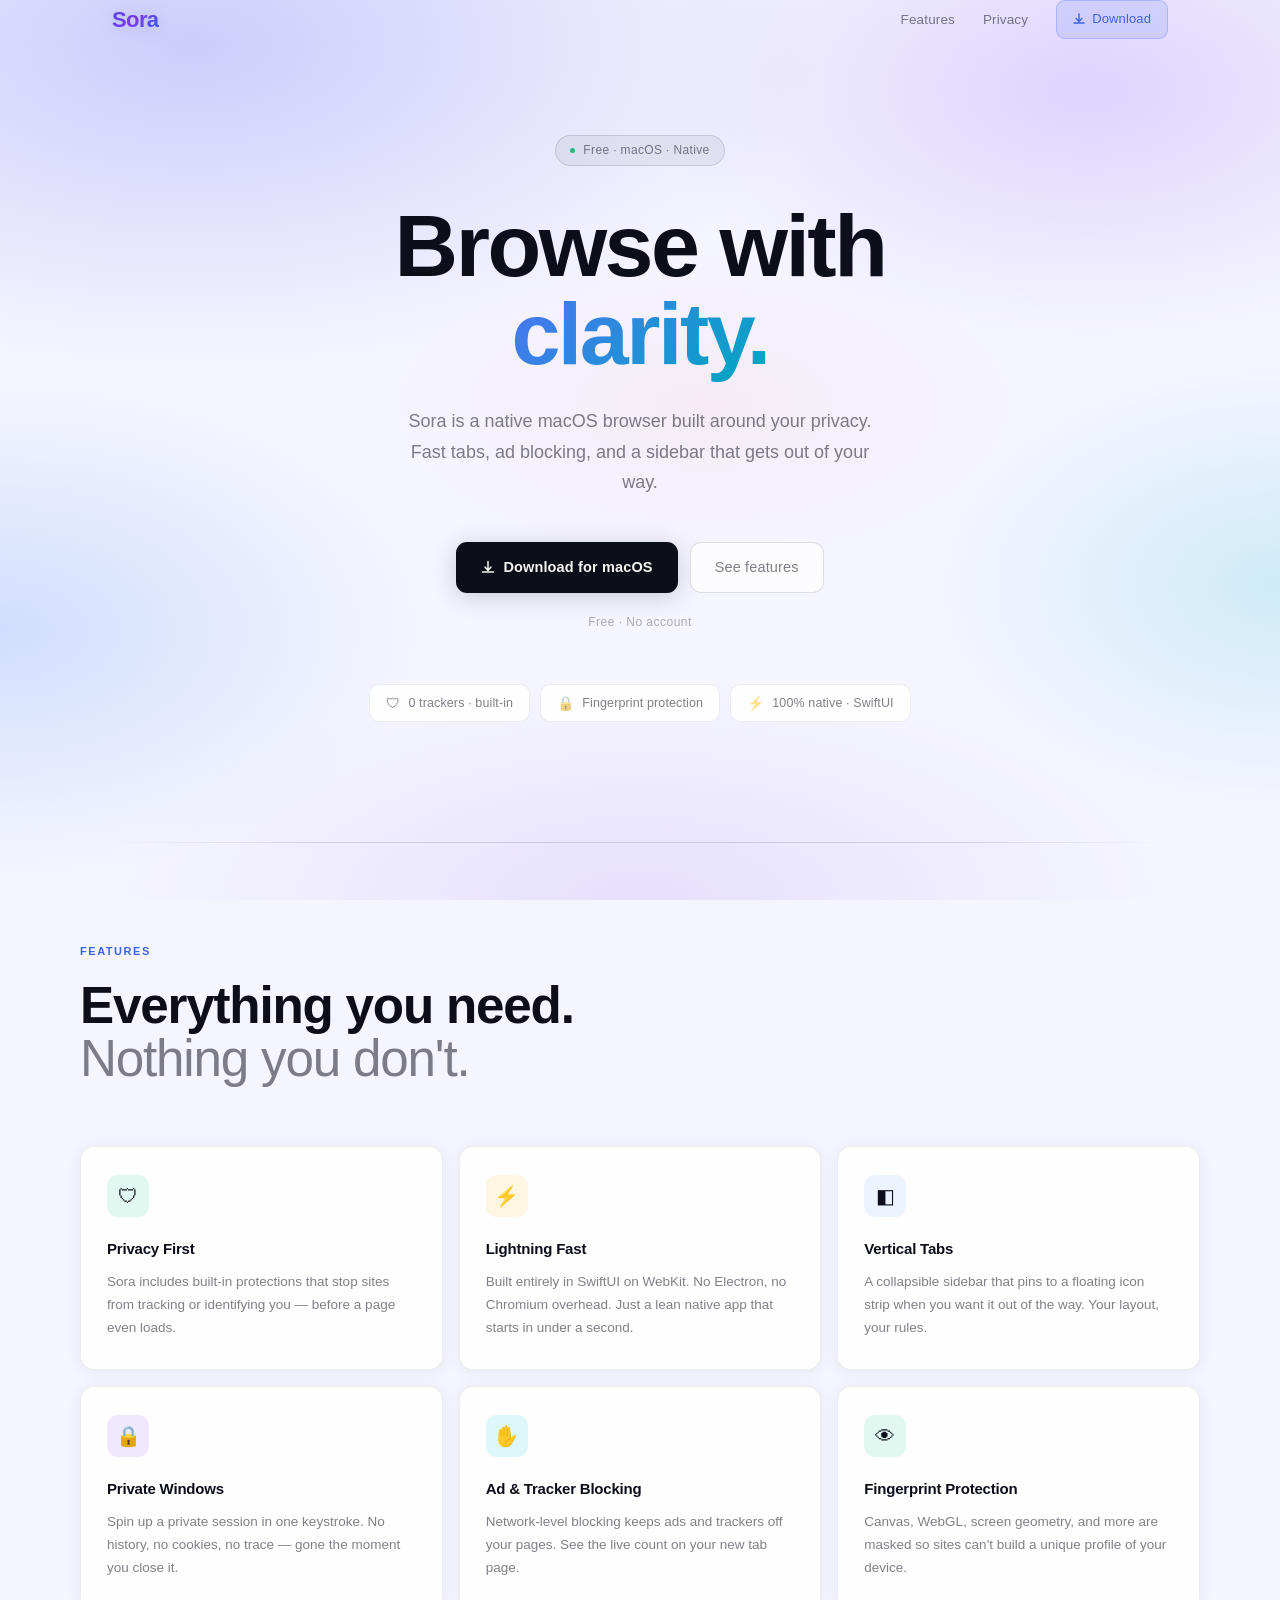
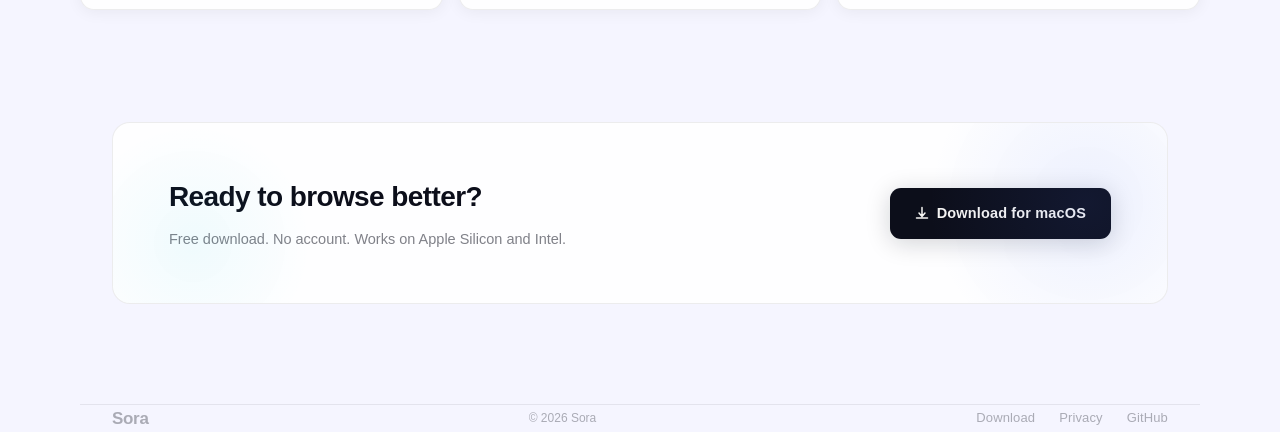
<file: index.html>
<!doctype html>
<html lang="en">
<head>
  <meta charset="utf-8" />
  <meta name="viewport" content="width=device-width, initial-scale=1" />
  <title>Sora — A browser built for macOS</title>
  <meta name="description" content="Sora is a native macOS browser built with SwiftUI. Fast tabs, ad blocking, private windows, and a sidebar that stays out of your way." />
  <meta property="og:title" content="Sora — A browser built for macOS" />
  <meta property="og:description" content="Fast tabs, ad blocking, and a sidebar that gets out of your way." />
  <meta property="og:type" content="website" />
  <meta property="og:url" content="https://sorabrowser.app" />
  <link rel="icon" href="favicon.ico" />
  <style>
    :root {
      --bg: #f5f5ff;
      --surface: rgba(255,255,255,0.85);
      --border: rgba(0,0,0,0.07);
      --border-strong: rgba(0,0,0,0.12);
      --text: #0c0e1a;
      --muted: rgba(12,14,26,0.52);
      --dim: rgba(12,14,26,0.32);
      --blue: #3d63e8;
      --blue-light: #4d73f5;
      --purple: #7c50e8;
      --teal: #00a8bf;
      --green: #28b87a;
      --gold: #d4a017;
    }

    *, *::before, *::after { box-sizing: border-box; margin: 0; padding: 0; }
    html { scroll-behavior: smooth; }

    body {
      background-color: var(--bg);
      color: var(--text);
      font-family: -apple-system, BlinkMacSystemFont, 'Segoe UI', sans-serif;
      font-size: 16px;
      line-height: 1.6;
      font-weight: 400;
      -webkit-font-smoothing: antialiased;
      overflow-x: hidden;
    }

    a { color: inherit; text-decoration: none; }
    a:focus-visible { outline: 2px solid var(--blue); outline-offset: 3px; border-radius: 4px; }

    /* ── Background ─────────────────────────────────────────── */
    .bg-layer {
      position: fixed;
      inset: 0;
      pointer-events: none;
      z-index: 0;
      background:
        radial-gradient(ellipse 90% 65% at 15% 5%,  rgba(99,102,241,0.28) 0%, transparent 55%),
        radial-gradient(ellipse 70% 55% at 85% 10%, rgba(139,92,246,0.22) 0%, transparent 50%),
        radial-gradient(ellipse 60% 50% at 0%  70%, rgba(59,130,246,0.20) 0%, transparent 55%),
        radial-gradient(ellipse 55% 50% at 100% 65%,rgba(6,182,212,0.16)  0%, transparent 50%),
        radial-gradient(ellipse 75% 45% at 50% 100%,rgba(139,92,246,0.14) 0%, transparent 55%),
        radial-gradient(ellipse 50% 35% at 55% 45%, rgba(248,113,113,0.07) 0%, transparent 50%),
        #f5f5ff;
    }

    /* ── Layout ─────────────────────────────────────────────── */
    .wrap {
      max-width: 1120px;
      margin: 0 auto;
      padding: 0 32px;
      position: relative;
      z-index: 1;
    }

    /* ── Header ─────────────────────────────────────────────── */
    header {
      display: flex;
      align-items: center;
      justify-content: space-between;
      padding: 28px 0;
      opacity: 0;
      animation: fadeDown 0.55s ease 0.05s forwards;
    }

    .brand {
      font-size: 22px;
      font-weight: 700;
      letter-spacing: -0.6px;
      background: linear-gradient(135deg, #4f46e5 0%, #7c3aed 50%, #2563eb 100%);
      -webkit-background-clip: text;
      -webkit-text-fill-color: transparent;
      background-clip: text;
      filter: drop-shadow(0 1px 8px rgba(99,102,241,0.25));
    }

    nav {
      display: flex;
      align-items: center;
      gap: 28px;
    }
    nav a {
      font-size: 13.5px;
      font-weight: 400;
      color: var(--muted);
      letter-spacing: 0.01em;
      transition: color 0.2s;
    }
    nav a:hover { color: var(--text); }

    .nav-download {
      display: inline-flex;
      align-items: center;
      gap: 7px;
      padding: 8px 16px;
      border-radius: 9px;
      background: rgba(77,115,245,0.14);
      border: 1px solid rgba(77,115,245,0.3);
      color: var(--blue) !important;
      font-size: 13px !important;
      font-weight: 500 !important;
      transition: background 0.2s, border-color 0.2s, color 0.2s !important;
    }
    .nav-download:hover {
      background: rgba(61,99,232,0.18) !important;
      border-color: rgba(61,99,232,0.4) !important;
      color: var(--blue) !important;
    }

    /* ── Hero ───────────────────────────────────────────────── */
    .hero {
      padding: 96px 0 120px;
      text-align: center;
      display: flex;
      flex-direction: column;
      align-items: center;
    }

    .eyebrow-badge {
      display: inline-flex;
      align-items: center;
      gap: 8px;
      padding: 5px 14px;
      border-radius: 20px;
      background: rgba(0,0,0,0.05);
      border: 1px solid var(--border-strong);
      font-size: 12px;
      font-weight: 500;
      color: var(--muted);
      letter-spacing: 0.03em;
      margin-bottom: 36px;
      opacity: 0;
      animation: fadeUp 0.55s ease 0.15s forwards;
    }
    .eyebrow-badge .pip {
      width: 5px;
      height: 5px;
      border-radius: 50%;
      background: var(--green);
      flex-shrink: 0;
    }

    .hero-headline {
      font-size: clamp(56px, 7vw, 88px);
      font-weight: 700;
      line-height: 1.0;
      letter-spacing: -2.5px;
      color: var(--text);
      margin-bottom: 28px;
      opacity: 0;
      animation: fadeUp 0.6s ease 0.22s forwards;
      max-width: 720px;
    }

    .grad-text {
      background: linear-gradient(135deg, var(--blue-light) 0%, var(--teal) 100%);
      -webkit-background-clip: text;
      -webkit-text-fill-color: transparent;
      background-clip: text;
    }

    .hero-sub {
      font-size: 18px;
      font-weight: 300;
      color: var(--muted);
      max-width: 480px;
      line-height: 1.7;
      margin-bottom: 44px;
      opacity: 0;
      animation: fadeUp 0.6s ease 0.3s forwards;
    }

    .hero-cta {
      display: flex;
      gap: 12px;
      flex-wrap: wrap;
      justify-content: center;
      margin-bottom: 20px;
      opacity: 0;
      animation: fadeUp 0.6s ease 0.38s forwards;
    }

    .btn {
      display: inline-flex;
      align-items: center;
      gap: 8px;
      padding: 13px 24px;
      border-radius: 11px;
      font-size: 14.5px;
      font-weight: 500;
      font-family: -apple-system, BlinkMacSystemFont, 'Segoe UI', sans-serif;
      border: 1px solid transparent;
      transition: transform 0.15s, box-shadow 0.2s, background 0.2s, border-color 0.2s, color 0.2s;
      cursor: pointer;
      letter-spacing: 0.01em;
      white-space: nowrap;
    }
    .btn:hover { transform: translateY(-1px); }
    .btn:active { transform: translateY(0); }

    .btn-primary {
      background: var(--text);
      color: #f5f4f2;
      font-weight: 600;
      box-shadow: 0 4px 24px rgba(12,14,26,0.18);
    }
    .btn-primary:hover {
      background: #1a1d2e;
      box-shadow: 0 8px 36px rgba(12,14,26,0.26);
    }

    .btn-ghost {
      background: rgba(255,255,255,0.7);
      color: var(--muted);
      border-color: var(--border-strong);
    }
    .btn-ghost:hover {
      background: rgba(255,255,255,0.95);
      color: var(--text);
      border-color: rgba(0,0,0,0.2);
    }

    .hero-fine {
      font-size: 12px;
      color: var(--dim);
      letter-spacing: 0.04em;
      margin-bottom: 52px;
      opacity: 0;
      animation: fadeUp 0.55s ease 0.46s forwards;
    }

    .stat-pills {
      display: flex;
      gap: 10px;
      flex-wrap: wrap;
      justify-content: center;
      opacity: 0;
      animation: fadeUp 0.55s ease 0.52s forwards;
    }
    .stat-pill {
      display: inline-flex;
      align-items: center;
      gap: 8px;
      padding: 8px 16px;
      border-radius: 10px;
      background: var(--surface);
      border: 1px solid var(--border);
      font-size: 12.5px;
      font-weight: 500;
      color: var(--muted);
      letter-spacing: 0.01em;
    }
    .stat-pill .icon {
      font-size: 14px;
      line-height: 1;
    }

    /* ── Divider ────────────────────────────────────────────── */
    .divider {
      height: 1px;
      background: linear-gradient(90deg, transparent, var(--border-strong) 20%, var(--border-strong) 80%, transparent);
      position: relative;
      z-index: 1;
    }

    /* ── Features ───────────────────────────────────────────── */
    #features {
      padding: 100px 0 112px;
    }

    .section-eyebrow {
      font-size: 11px;
      font-weight: 600;
      color: var(--blue);
      text-transform: uppercase;
      letter-spacing: 0.14em;
      margin-bottom: 18px;
    }

    .features-header {
      margin-bottom: 60px;
    }

    #features h2 {
      font-size: clamp(34px, 4vw, 52px);
      font-weight: 700;
      letter-spacing: -1.2px;
      line-height: 1.05;
      color: var(--text);
    }
    #features h2 .subdued {
      color: var(--muted);
      font-weight: 300;
    }

    .feat-grid {
      display: grid;
      grid-template-columns: repeat(3, 1fr);
      gap: 16px;
    }

    .feat-card {
      background: rgba(255,255,255,0.85);
      border: 1px solid var(--border);
      border-radius: 14px;
      backdrop-filter: blur(20px);
      -webkit-backdrop-filter: blur(20px);
      box-shadow: 0 2px 16px rgba(0,0,0,0.06);
      padding: 28px 26px 30px;
      position: relative;
      transition: transform 0.2s ease, border-color 0.2s ease, background 0.2s ease, box-shadow 0.2s ease;
      overflow: hidden;
    }
    .feat-card:hover {
      transform: translateY(-3px);
      border-color: rgba(0,0,0,0.12);
      background: rgba(255,255,255,0.98);
      box-shadow: 0 6px 28px rgba(0,0,0,0.1);
    }

    .icon-badge {
      width: 42px;
      height: 42px;
      border-radius: 11px;
      display: flex;
      align-items: center;
      justify-content: center;
      font-size: 20px;
      margin-bottom: 20px;
      flex-shrink: 0;
    }
    .icon-badge.green  { background: rgba(61,216,154,0.15); }
    .icon-badge.gold   { background: rgba(255,200,64,0.15); }
    .icon-badge.blue   { background: rgba(115,180,255,0.13); }
    .icon-badge.purple { background: rgba(155,109,255,0.15); }
    .icon-badge.teal   { background: rgba(0,199,224,0.13); }

    .feat-card h3 {
      font-size: 15px;
      font-weight: 600;
      color: var(--text);
      letter-spacing: -0.2px;
      margin-bottom: 10px;
    }

    .feat-card p {
      font-size: 13.5px;
      color: var(--muted);
      line-height: 1.68;
      font-weight: 300;
    }

    /* ── CTA Banner ─────────────────────────────────────────── */
    .cta-banner {
      margin: 0 0 100px;
      padding: 52px 56px;
      background: rgba(255,255,255,0.85);
      border: 1px solid var(--border);
      border-radius: 18px;
      backdrop-filter: blur(20px);
      -webkit-backdrop-filter: blur(20px);
      display: flex;
      align-items: center;
      justify-content: space-between;
      gap: 40px;
      position: relative;
      overflow: hidden;
      z-index: 1;
    }
    .cta-banner::before {
      content: '';
      position: absolute;
      top: -80px; right: -80px;
      width: 320px; height: 320px;
      border-radius: 50%;
      background: radial-gradient(circle, rgba(77,115,245,0.1), transparent 70%);
      pointer-events: none;
    }
    .cta-banner::after {
      content: '';
      position: absolute;
      bottom: -60px; left: -40px;
      width: 240px; height: 240px;
      border-radius: 50%;
      background: radial-gradient(circle, rgba(0,199,224,0.06), transparent 70%);
      pointer-events: none;
    }

    .cta-banner-text h3 {
      font-size: 28px;
      font-weight: 700;
      letter-spacing: -0.6px;
      color: var(--text);
      margin-bottom: 8px;
    }
    .cta-banner-text p {
      font-size: 14.5px;
      color: var(--muted);
      font-weight: 300;
    }
    .cta-banner-actions {
      flex-shrink: 0;
    }

    /* ── Footer ─────────────────────────────────────────────── */
    footer {
      border-top: 1px solid var(--border);
      padding: 32px 0;
      display: flex;
      align-items: center;
      justify-content: space-between;
      position: relative;
      z-index: 1;
    }
    .footer-brand {
      font-size: 17px;
      font-weight: 600;
      color: var(--dim);
      letter-spacing: -0.3px;
    }
    .footer-copy {
      font-size: 12px;
      color: var(--dim);
    }
    .footer-links {
      display: flex;
      gap: 24px;
    }
    .footer-links a {
      font-size: 13px;
      color: var(--dim);
      transition: color 0.2s;
    }
    .footer-links a:hover { color: var(--muted); }

    /* ── Animations ─────────────────────────────────────────── */
    @keyframes fadeUp {
      from { opacity: 0; transform: translateY(18px); }
      to   { opacity: 1; transform: translateY(0); }
    }
    @keyframes fadeDown {
      from { opacity: 0; transform: translateY(-10px); }
      to   { opacity: 1; transform: translateY(0); }
    }

    .reveal {
      opacity: 0;
      transform: translateY(22px);
      transition: opacity 0.6s ease, transform 0.6s ease;
    }
    .reveal.visible {
      opacity: 1;
      transform: translateY(0);
    }

    /* ── Responsive ─────────────────────────────────────────── */
    @media (max-width: 900px) {
      .feat-grid { grid-template-columns: repeat(2, 1fr); }
      .cta-banner {
        flex-direction: column;
        align-items: flex-start;
        padding: 40px 36px;
      }
    }
    @media (max-width: 640px) {
      .wrap { padding: 0 20px; }
      .feat-grid { grid-template-columns: 1fr; }
      .hero-headline { letter-spacing: -1.5px; }
      footer { flex-direction: column; gap: 16px; text-align: center; }
      .footer-brand { display: none; }
      nav a:not(.nav-download) { display: none; }
    }
  </style>
</head>
<body>
  <div class="bg-layer" aria-hidden="true"></div>

  <header class="wrap">
    <a class="brand" href="index.html">Sora</a>
    <nav aria-label="Main navigation">
      <a href="#features">Features</a>
      <a href="privacy.html">Privacy</a>
      <a href="download.html" class="nav-download">
        <svg width="12" height="12" viewBox="0 0 12 12" fill="none"><path d="M6 1v7M3 5.5l3 3 3-3M1 10h10" stroke="currentColor" stroke-width="1.4" stroke-linecap="round" stroke-linejoin="round"/></svg>
        Download
      </a>
    </nav>
  </header>

  <main>
    <!-- Hero -->
    <section class="hero wrap" aria-labelledby="hero-heading">
      <div class="eyebrow-badge" aria-hidden="true">
        <span class="pip"></span>
        Free &middot; macOS &middot; Native
      </div>

      <h1 class="hero-headline" id="hero-heading">
        Browse with<br><span class="grad-text">clarity.</span>
      </h1>

      <p class="hero-sub">
        Sora is a native macOS browser built around your privacy. Fast tabs, ad blocking, and a sidebar that gets out of your way.
      </p>

      <div class="hero-cta">
        <a class="btn btn-primary" href="download.html">
          <svg width="14" height="14" viewBox="0 0 14 14" fill="none"><path d="M7 1.5v8M4 7l3 3.5L10 7M1.5 12h11" stroke="currentColor" stroke-width="1.5" stroke-linecap="round" stroke-linejoin="round"/></svg>
          Download for macOS
        </a>
        <a class="btn btn-ghost" href="#features">See features</a>
      </div>

      <p class="hero-fine">Free &middot; No account</p>

      <div class="stat-pills" aria-label="Key stats">
        <div class="stat-pill">
          <span class="icon">🛡</span>
          0 trackers &middot; built-in
        </div>
        <div class="stat-pill">
          <span class="icon">🔒</span>
          Fingerprint protection
        </div>
        <div class="stat-pill">
          <span class="icon">⚡</span>
          100% native &middot; SwiftUI
        </div>
      </div>
    </section>

    <div class="wrap"><div class="divider"></div></div>

    <!-- Features -->
    <section id="features" class="wrap" aria-labelledby="features-heading">
      <div class="features-header reveal">
        <p class="section-eyebrow">Features</p>
        <h2 id="features-heading">
          Everything you need.<br>
          <span class="subdued">Nothing you don't.</span>
        </h2>
      </div>

      <div class="feat-grid">
        <div class="feat-card reveal" style="transition-delay: 0.05s">
          <div class="icon-badge green" aria-hidden="true">🛡</div>
          <h3>Privacy First</h3>
          <p>Sora includes built-in protections that stop sites from tracking or identifying you — before a page even loads.</p>
        </div>

        <div class="feat-card reveal" style="transition-delay: 0.1s">
          <div class="icon-badge gold" aria-hidden="true">⚡</div>
          <h3>Lightning Fast</h3>
          <p>Built entirely in SwiftUI on WebKit. No Electron, no Chromium overhead. Just a lean native app that starts in under a second.</p>
        </div>

        <div class="feat-card reveal" style="transition-delay: 0.15s">
          <div class="icon-badge blue" aria-hidden="true">◧</div>
          <h3>Vertical Tabs</h3>
          <p>A collapsible sidebar that pins to a floating icon strip when you want it out of the way. Your layout, your rules.</p>
        </div>

        <div class="feat-card reveal" style="transition-delay: 0.2s">
          <div class="icon-badge purple" aria-hidden="true">🔒</div>
          <h3>Private Windows</h3>
          <p>Spin up a private session in one keystroke. No history, no cookies, no trace — gone the moment you close it.</p>
        </div>

        <div class="feat-card reveal" style="transition-delay: 0.25s">
          <div class="icon-badge teal" aria-hidden="true">✋</div>
          <h3>Ad &amp; Tracker Blocking</h3>
          <p>Network-level blocking keeps ads and trackers off your pages. See the live count on your new tab page.</p>
        </div>

        <div class="feat-card reveal" style="transition-delay: 0.3s">
          <div class="icon-badge green" aria-hidden="true">👁</div>
          <h3>Fingerprint Protection</h3>
          <p>Canvas, WebGL, screen geometry, and more are masked so sites can't build a unique profile of your device.</p>
        </div>
      </div>
    </section>

    <!-- CTA Banner -->
    <div class="wrap">
      <div class="cta-banner reveal">
        <div class="cta-banner-text">
          <h3>Ready to browse better?</h3>
          <p>Free download. No account. Works on Apple Silicon and Intel.</p>
        </div>
        <div class="cta-banner-actions">
          <a class="btn btn-primary" href="download.html">
            <svg width="14" height="14" viewBox="0 0 14 14" fill="none"><path d="M7 1.5v8M4 7l3 3.5L10 7M1.5 12h11" stroke="currentColor" stroke-width="1.5" stroke-linecap="round" stroke-linejoin="round"/></svg>
            Download for macOS
          </a>
        </div>
      </div>
    </div>
  </main>

  <footer class="wrap">
    <span class="footer-brand">Sora</span>
    <p class="footer-copy">&copy; 2026 Sora</p>
    <nav class="footer-links" aria-label="Footer navigation">
      <a href="download.html">Download</a>
      <a href="privacy.html">Privacy</a>
      <a href="https://github.com/talb1/Sora-Browser" target="_blank" rel="noopener">GitHub</a>
    </nav>
  </footer>

  <script>
    const observer = new IntersectionObserver(
      entries => entries.forEach(e => {
        if (e.isIntersecting) {
          e.target.classList.add('visible');
          observer.unobserve(e.target);
        }
      }),
      { threshold: 0.1 }
    );
    document.querySelectorAll('.reveal').forEach(el => observer.observe(el));
  </script>
</body>
</html>
</file>
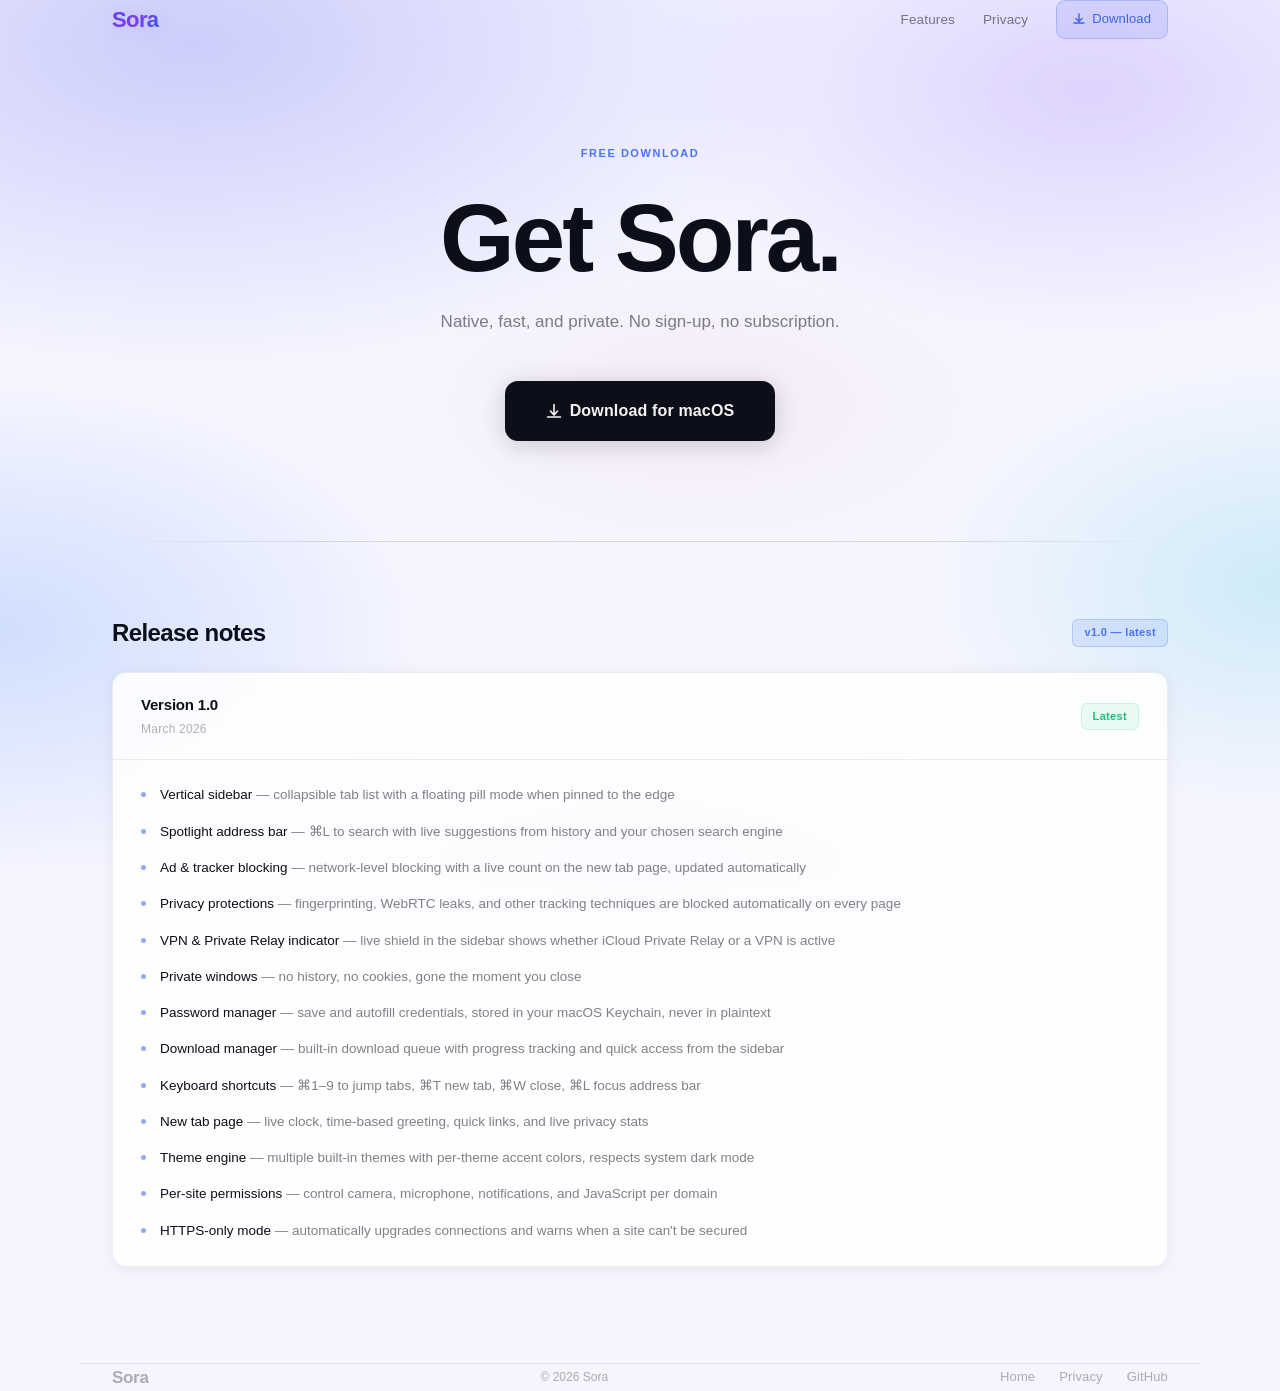
<file: download.html>
<!doctype html>
<html lang="en">
<head>
  <meta charset="utf-8" />
  <meta name="viewport" content="width=device-width, initial-scale=1" />
  <title>Download Sora — macOS browser</title>
  <meta name="description" content="Download Sora for macOS. Free, native, and built with SwiftUI. No sign-up required." />
  <meta property="og:title" content="Download Sora — macOS browser" />
  <meta property="og:description" content="Free, native macOS browser built with SwiftUI. No account needed." />
  <meta property="og:type" content="website" />
  <link rel="icon" href="favicon.ico" />
  <style>
    :root {
      --bg: #f5f5ff;
      --surface: rgba(255,255,255,0.85);
      --border: rgba(0,0,0,0.07);
      --border-strong: rgba(0,0,0,0.12);
      --text: #0c0e1a;
      --muted: rgba(12,14,26,0.52);
      --dim: rgba(12,14,26,0.32);
      --blue: #3d63e8;
      --blue-light: #4d73f5;
      --purple: #7c50e8;
      --teal: #00a8bf;
      --green: #28b87a;
      --gold: #d4a017;
    }

    *, *::before, *::after { box-sizing: border-box; margin: 0; padding: 0; }
    html { scroll-behavior: smooth; }

    body {
      background-color: var(--bg);
      color: var(--text);
      font-family: -apple-system, BlinkMacSystemFont, 'Segoe UI', sans-serif;
      font-size: 16px;
      line-height: 1.6;
      font-weight: 400;
      -webkit-font-smoothing: antialiased;
      overflow-x: hidden;
    }

    a { color: inherit; text-decoration: none; }
    a:focus-visible { outline: 2px solid var(--blue); outline-offset: 3px; border-radius: 4px; }

    /* ── Background ─────────────────────────────────────────── */
    .bg-layer {
      position: fixed;
      inset: 0;
      pointer-events: none;
      z-index: 0;
      background:
        radial-gradient(ellipse 90% 65% at 15% 5%,  rgba(99,102,241,0.28) 0%, transparent 55%),
        radial-gradient(ellipse 70% 55% at 85% 10%, rgba(139,92,246,0.22) 0%, transparent 50%),
        radial-gradient(ellipse 60% 50% at 0%  70%, rgba(59,130,246,0.20) 0%, transparent 55%),
        radial-gradient(ellipse 55% 50% at 100% 65%,rgba(6,182,212,0.16)  0%, transparent 50%),
        radial-gradient(ellipse 75% 45% at 50% 100%,rgba(139,92,246,0.14) 0%, transparent 55%),
        radial-gradient(ellipse 50% 35% at 55% 45%, rgba(248,113,113,0.07) 0%, transparent 50%),
        #f5f5ff;
    }

    /* ── Layout ─────────────────────────────────────────────── */
    .wrap {
      max-width: 1120px;
      margin: 0 auto;
      padding: 0 32px;
      position: relative;
      z-index: 1;
    }

    /* ── Header ─────────────────────────────────────────────── */
    header {
      display: flex;
      align-items: center;
      justify-content: space-between;
      padding: 28px 0;
      opacity: 0;
      animation: fadeDown 0.55s ease 0.05s forwards;
    }

    .brand {
      font-size: 22px;
      font-weight: 700;
      letter-spacing: -0.6px;
      background: linear-gradient(135deg, #4f46e5 0%, #7c3aed 50%, #2563eb 100%);
      -webkit-background-clip: text;
      -webkit-text-fill-color: transparent;
      background-clip: text;
      filter: drop-shadow(0 1px 8px rgba(99,102,241,0.25));
    }

    nav {
      display: flex;
      align-items: center;
      gap: 28px;
    }
    nav a {
      font-size: 13.5px;
      font-weight: 400;
      color: var(--muted);
      letter-spacing: 0.01em;
      transition: color 0.2s;
    }
    nav a:hover { color: var(--text); }

    .nav-download {
      display: inline-flex;
      align-items: center;
      gap: 7px;
      padding: 8px 16px;
      border-radius: 9px;
      background: rgba(77,115,245,0.14);
      border: 1px solid rgba(77,115,245,0.3);
      color: var(--blue) !important;
      font-size: 13px !important;
      font-weight: 500 !important;
      transition: background 0.2s, border-color 0.2s, color 0.2s !important;
    }
    .nav-download:hover {
      background: rgba(61,99,232,0.18) !important;
      border-color: rgba(61,99,232,0.4) !important;
      color: var(--blue) !important;
    }

    /* ── Buttons ─────────────────────────────────────────────── */
    .btn {
      display: inline-flex;
      align-items: center;
      justify-content: center;
      gap: 8px;
      padding: 13px 24px;
      border-radius: 11px;
      font-size: 14.5px;
      font-weight: 500;
      font-family: -apple-system, BlinkMacSystemFont, 'Segoe UI', sans-serif;
      border: 1px solid transparent;
      transition: transform 0.15s, box-shadow 0.2s, background 0.2s, border-color 0.2s, color 0.2s;
      cursor: pointer;
      white-space: nowrap;
      letter-spacing: 0.01em;
    }
    .btn:hover { transform: translateY(-1px); }
    .btn:active { transform: translateY(0); }

    .btn-primary {
      background: var(--text);
      color: #f5f4f2;
      font-weight: 600;
      box-shadow: 0 4px 24px rgba(12,14,26,0.18);
    }
    .btn-primary:hover {
      background: #1a1d2e;
      box-shadow: 0 8px 36px rgba(12,14,26,0.26);
    }

    .btn-large {
      padding: 16px 40px;
      font-size: 16px;
      border-radius: 13px;
    }

    /* ── Hero ───────────────────────────────────────────────── */
    .download-hero {
      padding: 100px 0 80px;
      text-align: center;
      max-width: 560px;
      margin: 0 auto;
    }

    .eyebrow-badge {
      display: inline-block;
      font-size: 11px;
      font-weight: 600;
      color: var(--blue-light);
      text-transform: uppercase;
      letter-spacing: 0.14em;
      margin-bottom: 28px;
      opacity: 0;
      animation: fadeUp 0.55s ease 0.15s forwards;
    }

    .download-hero h1 {
      font-size: clamp(56px, 8vw, 96px);
      font-weight: 700;
      line-height: 1.0;
      letter-spacing: -3px;
      color: var(--text);
      margin-bottom: 22px;
      opacity: 0;
      animation: fadeUp 0.6s ease 0.22s forwards;
    }

    .download-hero .sub {
      font-size: 17px;
      color: var(--muted);
      font-weight: 300;
      line-height: 1.7;
      margin-bottom: 44px;
      opacity: 0;
      animation: fadeUp 0.6s ease 0.3s forwards;
    }

    .download-cta {
      margin-bottom: 20px;
      opacity: 0;
      animation: fadeUp 0.6s ease 0.38s forwards;
    }

    .fine {
      font-size: 12px;
      color: var(--dim);
      letter-spacing: 0.04em;
      opacity: 0;
      animation: fadeUp 0.55s ease 0.46s forwards;
    }

    /* ── Divider ─────────────────────────────────────────────── */
    .divider {
      height: 1px;
      background: linear-gradient(90deg, transparent, var(--border-strong) 20%, var(--border-strong) 80%, transparent);
      margin: 0 0 72px;
      position: relative;
      z-index: 1;
    }

    /* ── Requirements ────────────────────────────────────────── */
    .section-eyebrow {
      font-size: 11px;
      font-weight: 600;
      color: var(--blue);
      text-transform: uppercase;
      letter-spacing: 0.14em;
      margin-bottom: 20px;
    }

    .req-grid {
      display: grid;
      grid-template-columns: repeat(3, 1fr);
      gap: 16px;
      margin-bottom: 80px;
    }
    .req-card {
      background: rgba(255,255,255,0.85);
      border: 1px solid var(--border);
      border-radius: 14px;
      backdrop-filter: blur(20px);
      -webkit-backdrop-filter: blur(20px);
      box-shadow: 0 2px 16px rgba(0,0,0,0.06);
      padding: 28px 26px;
      transition: border-color 0.2s ease, background 0.2s ease, box-shadow 0.2s ease;
    }
    .req-card:hover {
      border-color: rgba(0,0,0,0.12);
      background: rgba(255,255,255,0.98);
      box-shadow: 0 6px 28px rgba(0,0,0,0.1);
    }
    .req-icon {
      font-size: 26px;
      margin-bottom: 16px;
      line-height: 1;
    }
    .req-card .k {
      font-size: 11px;
      font-weight: 500;
      color: var(--dim);
      text-transform: uppercase;
      letter-spacing: 0.1em;
      margin-bottom: 8px;
    }
    .req-card .v {
      font-size: 18px;
      font-weight: 600;
      color: var(--text);
      letter-spacing: -0.4px;
      margin-bottom: 5px;
    }
    .req-card .v-sub {
      font-size: 13px;
      font-weight: 300;
      color: var(--muted);
    }

    /* ── Release notes ───────────────────────────────────────── */
    .notes-header {
      display: flex;
      align-items: center;
      justify-content: space-between;
      gap: 16px;
      margin-bottom: 20px;
    }
    .notes-header h2 {
      font-size: 24px;
      font-weight: 700;
      letter-spacing: -0.6px;
      color: var(--text);
    }
    .latest-badge {
      font-size: 11px;
      font-weight: 600;
      color: var(--blue-light);
      background: rgba(77,115,245,0.12);
      border: 1px solid rgba(77,115,245,0.25);
      padding: 4px 11px;
      border-radius: 6px;
      letter-spacing: 0.03em;
      flex-shrink: 0;
    }

    .release-card {
      background: rgba(255,255,255,0.85);
      border: 1px solid var(--border);
      box-shadow: 0 2px 16px rgba(0,0,0,0.06);
      border-radius: 14px;
      backdrop-filter: blur(20px);
      -webkit-backdrop-filter: blur(20px);
      overflow: hidden;
      margin-bottom: 96px;
    }
    .release-meta {
      display: flex;
      align-items: center;
      justify-content: space-between;
      padding: 20px 28px;
      border-bottom: 1px solid var(--border);
      gap: 16px;
    }
    .release-version {
      font-size: 15px;
      font-weight: 600;
      color: var(--text);
      letter-spacing: -0.2px;
    }
    .release-date {
      font-size: 12px;
      color: var(--dim);
      margin-top: 3px;
      letter-spacing: 0.02em;
    }
    .release-tag {
      font-size: 11px;
      font-weight: 600;
      color: var(--green);
      background: rgba(61,216,154,0.1);
      border: 1px solid rgba(61,216,154,0.22);
      padding: 4px 11px;
      border-radius: 6px;
      letter-spacing: 0.03em;
    }

    .release-items {
      padding: 24px 28px;
      display: flex;
      flex-direction: column;
      gap: 14px;
    }
    .release-item {
      display: flex;
      align-items: flex-start;
      gap: 14px;
      font-size: 13.5px;
      color: var(--muted);
      line-height: 1.65;
      font-weight: 300;
    }
    .release-item::before {
      content: '';
      width: 5px;
      height: 5px;
      border-radius: 50%;
      background: var(--blue);
      opacity: 0.55;
      margin-top: 8px;
      flex-shrink: 0;
    }
    .release-item strong {
      color: var(--text);
      font-weight: 500;
    }

    /* ── Animations ─────────────────────────────────────────── */
    @keyframes fadeUp {
      from { opacity: 0; transform: translateY(18px); }
      to   { opacity: 1; transform: translateY(0); }
    }
    @keyframes fadeDown {
      from { opacity: 0; transform: translateY(-10px); }
      to   { opacity: 1; transform: translateY(0); }
    }

    .reveal {
      opacity: 0;
      transform: translateY(22px);
      transition: opacity 0.6s ease, transform 0.6s ease;
    }
    .reveal.visible {
      opacity: 1;
      transform: translateY(0);
    }

    /* ── Footer ─────────────────────────────────────────────── */
    footer {
      border-top: 1px solid var(--border);
      padding: 32px 0;
      display: flex;
      align-items: center;
      justify-content: space-between;
      position: relative;
      z-index: 1;
    }
    .footer-brand {
      font-size: 17px;
      font-weight: 600;
      color: var(--dim);
      letter-spacing: -0.3px;
    }
    .footer-copy { font-size: 12px; color: var(--dim); }
    .footer-links { display: flex; gap: 24px; }
    .footer-links a { font-size: 13px; color: var(--dim); transition: color 0.2s; }
    .footer-links a:hover { color: var(--muted); }

    /* ── Responsive ─────────────────────────────────────────── */
    @media (max-width: 768px) {
      .req-grid { grid-template-columns: 1fr 1fr; }
      .notes-header { flex-direction: column; align-items: flex-start; }
      footer { flex-direction: column; gap: 16px; text-align: center; }
      .footer-brand { display: none; }
      nav a:not(.nav-download) { display: none; }
    }
    @media (max-width: 480px) {
      .wrap { padding: 0 20px; }
      .req-grid { grid-template-columns: 1fr; }
      .btn-large { width: 100%; }
    }
  </style>
</head>
<body>
  <div class="bg-layer" aria-hidden="true"></div>

  <header class="wrap">
    <a class="brand" href="index.html">Sora</a>
    <nav aria-label="Main navigation">
      <a href="index.html#features">Features</a>
      <a href="privacy.html">Privacy</a>
      <a href="download.html" class="nav-download" aria-current="page">
        <svg width="12" height="12" viewBox="0 0 12 12" fill="none"><path d="M6 1v7M3 5.5l3 3 3-3M1 10h10" stroke="currentColor" stroke-width="1.4" stroke-linecap="round" stroke-linejoin="round"/></svg>
        Download
      </a>
    </nav>
  </header>

  <main>
    <!-- Hero -->
    <section class="download-hero wrap" aria-labelledby="download-heading">
      <div class="eyebrow-badge">Free Download</div>
      <h1 id="download-heading">Get Sora.</h1>
      <p class="sub">Native, fast, and private. No sign-up, no subscription.</p>
      <div class="download-cta">
        <a class="btn btn-primary btn-large" href="Sora.dmg" download>
          <svg width="16" height="16" viewBox="0 0 16 16" fill="none"><path d="M8 1.5v9M4.5 8l3.5 4 3.5-4M1.5 14h13" stroke="currentColor" stroke-width="1.6" stroke-linecap="round" stroke-linejoin="round"/></svg>
          Download for macOS
        </a>
      </div>
      
    </section>

    <div class="wrap"><div class="divider"></div></div>

    <!-- Release Notes -->
    <section class="wrap reveal" aria-label="Release notes">
      <div class="notes-header">
        <h2>Release notes</h2>
        <span class="latest-badge">v1.0 — latest</span>
      </div>
      <div class="release-card">
        <div class="release-meta">
          <div>
            <div class="release-version">Version 1.0</div>
            <div class="release-date">March 2026</div>
          </div>
          <span class="release-tag">Latest</span>
        </div>
        <div class="release-items">
          <div class="release-item"><span><strong>Vertical sidebar</strong> — collapsible tab list with a floating pill mode when pinned to the edge</span></div>
          <div class="release-item"><span><strong>Spotlight address bar</strong> — ⌘L to search with live suggestions from history and your chosen search engine</span></div>
          <div class="release-item"><span><strong>Ad &amp; tracker blocking</strong> — network-level blocking with a live count on the new tab page, updated automatically</span></div>
          <div class="release-item"><span><strong>Privacy protections</strong> — fingerprinting, WebRTC leaks, and other tracking techniques are blocked automatically on every page</span></div>
          <div class="release-item"><span><strong>VPN &amp; Private Relay indicator</strong> — live shield in the sidebar shows whether iCloud Private Relay or a VPN is active</span></div>
          <div class="release-item"><span><strong>Private windows</strong> — no history, no cookies, gone the moment you close</span></div>
          <div class="release-item"><span><strong>Password manager</strong> — save and autofill credentials, stored in your macOS Keychain, never in plaintext</span></div>
          <div class="release-item"><span><strong>Download manager</strong> — built-in download queue with progress tracking and quick access from the sidebar</span></div>
          <div class="release-item"><span><strong>Keyboard shortcuts</strong> — ⌘1–9 to jump tabs, ⌘T new tab, ⌘W close, ⌘L focus address bar</span></div>
          <div class="release-item"><span><strong>New tab page</strong> — live clock, time-based greeting, quick links, and live privacy stats</span></div>
          <div class="release-item"><span><strong>Theme engine</strong> — multiple built-in themes with per-theme accent colors, respects system dark mode</span></div>
          <div class="release-item"><span><strong>Per-site permissions</strong> — control camera, microphone, notifications, and JavaScript per domain</span></div>
          <div class="release-item"><span><strong>HTTPS-only mode</strong> — automatically upgrades connections and warns when a site can't be secured</span></div>
        </div>
      </div>
    </section>
  </main>

  <footer class="wrap">
    <span class="footer-brand">Sora</span>
    <p class="footer-copy">&copy; 2026 Sora</p>
    <nav class="footer-links" aria-label="Footer navigation">
      <a href="index.html">Home</a>
      <a href="privacy.html">Privacy</a>
      <a href="https://github.com/talb1/Sora-Browser" target="_blank" rel="noopener">GitHub</a>
    </nav>
  </footer>

  <script>
    const observer = new IntersectionObserver(
      entries => entries.forEach(e => {
        if (e.isIntersecting) {
          e.target.classList.add('visible');
          observer.unobserve(e.target);
        }
      }),
      { threshold: 0.1 }
    );
    document.querySelectorAll('.reveal').forEach(el => observer.observe(el));
  </script>
</body>
</html>
</file>
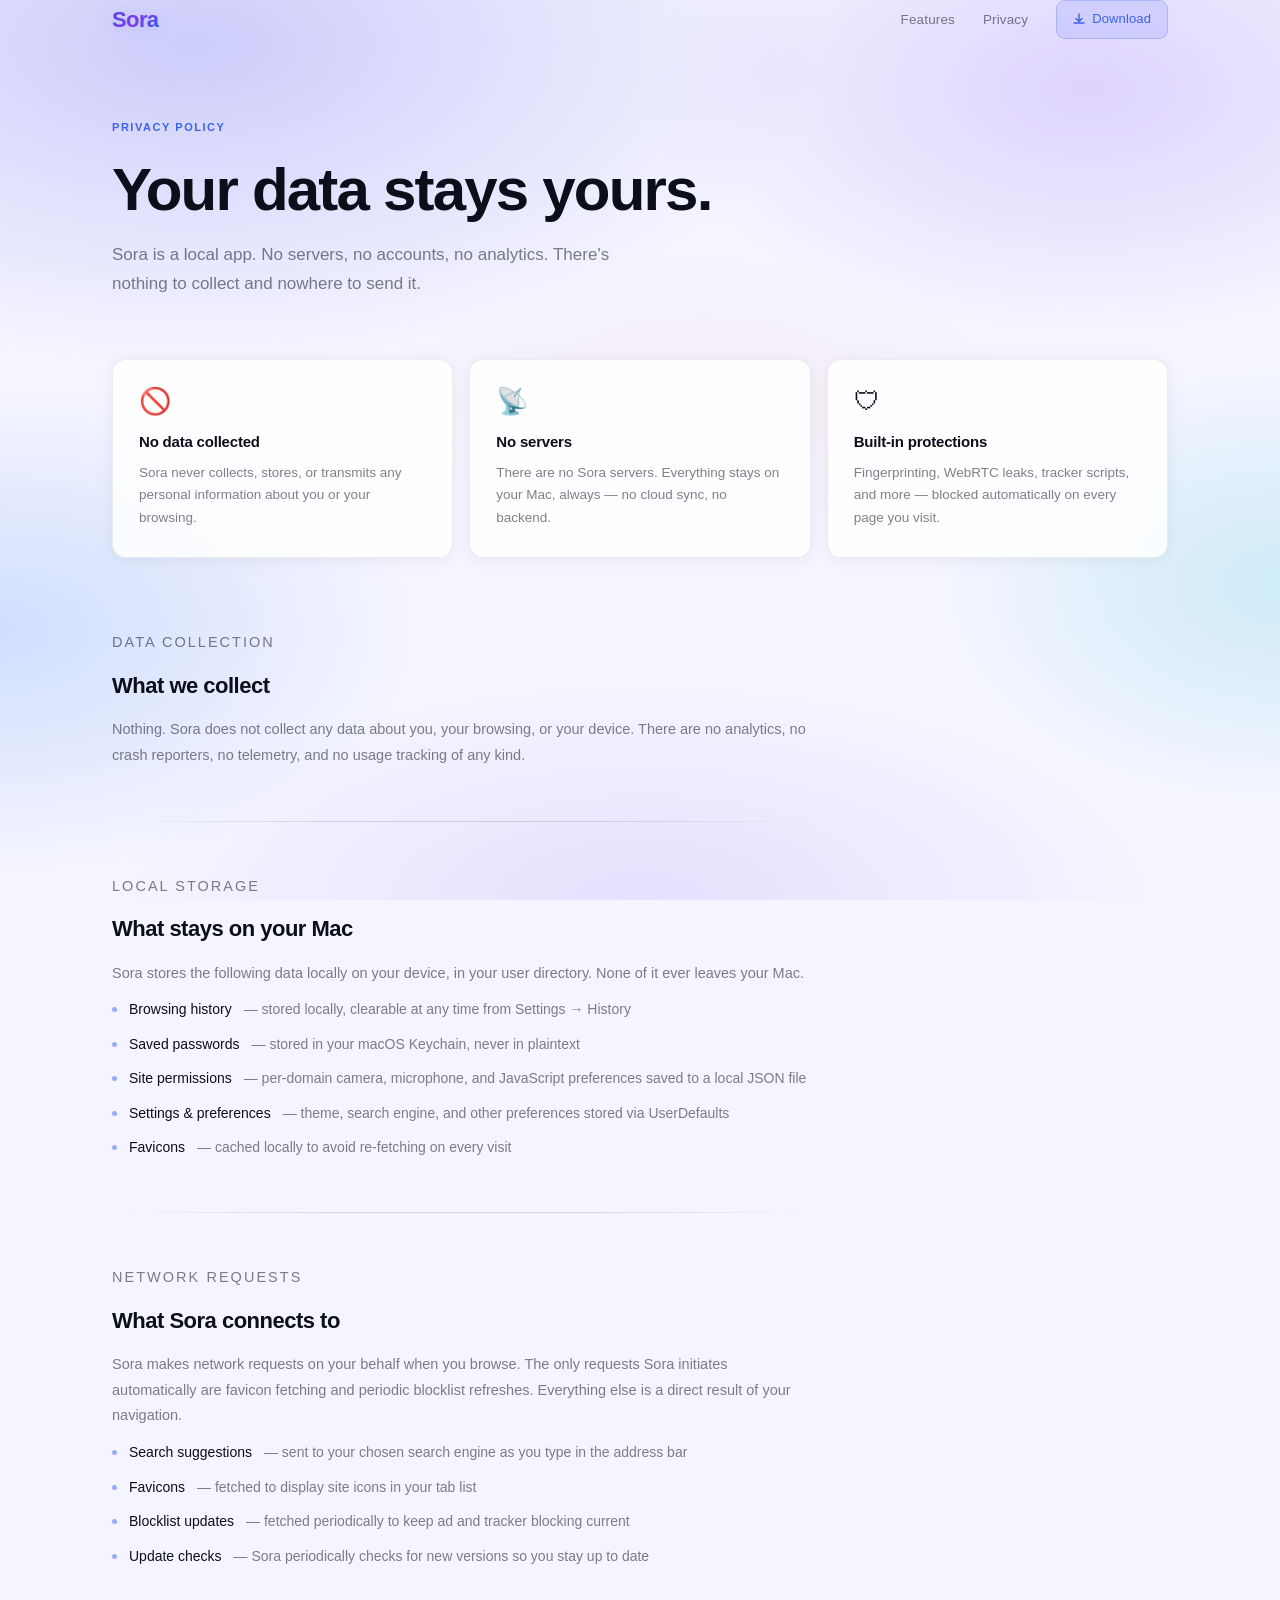
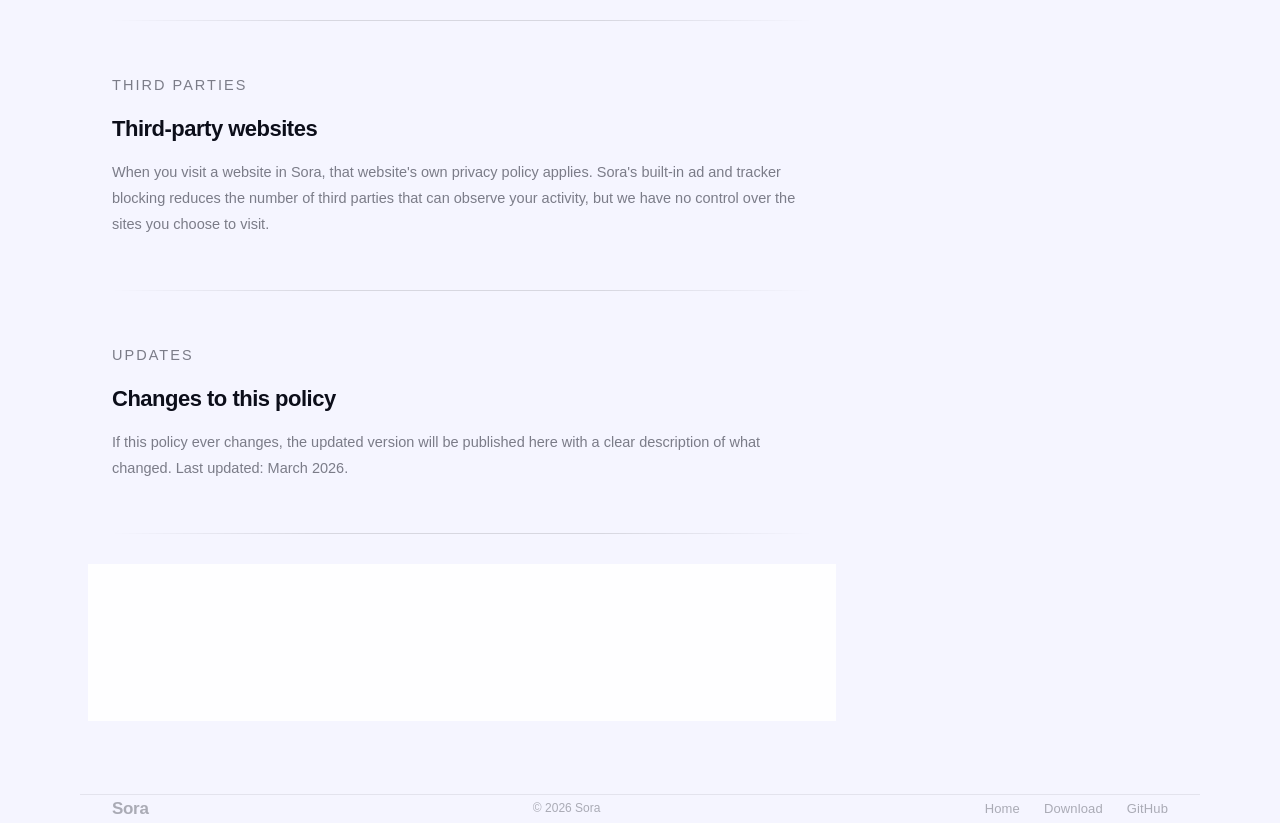
<file: privacy.html>
<!doctype html>
<html lang="en">
<head>
  <meta charset="utf-8" />
  <meta name="viewport" content="width=device-width, initial-scale=1" />
  <title>Privacy — Sora</title>
  <meta name="description" content="Sora doesn't collect, store, or transmit any personal data. Here's exactly what that means." />
  <meta property="og:title" content="Privacy — Sora" />
  <meta property="og:description" content="Sora is a local app. No servers, no accounts, no analytics. There's nothing to collect and nowhere to send it." />
  <link rel="icon" href="favicon.ico" />
  <style>
    :root {
      --bg: #f5f5ff;
      --surface: rgba(255,255,255,0.85);
      --border: rgba(0,0,0,0.07);
      --border-strong: rgba(0,0,0,0.12);
      --text: #0c0e1a;
      --muted: rgba(12,14,26,0.52);
      --dim: rgba(12,14,26,0.32);
      --blue: #3d63e8;
      --blue-light: #4d73f5;
      --purple: #7c50e8;
      --teal: #00a8bf;
      --green: #28b87a;
      --gold: #d4a017;
    }

    *, *::before, *::after { box-sizing: border-box; margin: 0; padding: 0; }
    html { scroll-behavior: smooth; }

    body {
      background-color: var(--bg);
      color: var(--text);
      font-family: -apple-system, BlinkMacSystemFont, 'Segoe UI', sans-serif;
      font-size: 16px;
      line-height: 1.6;
      font-weight: 400;
      -webkit-font-smoothing: antialiased;
      overflow-x: hidden;
    }

    a { color: inherit; text-decoration: none; }
    a:focus-visible { outline: 2px solid var(--blue); outline-offset: 3px; border-radius: 4px; }

    /* ── Background ─────────────────────────────────────────── */
    .bg-layer {
      position: fixed;
      inset: 0;
      pointer-events: none;
      z-index: 0;
      background:
        radial-gradient(ellipse 90% 65% at 15% 5%,  rgba(99,102,241,0.28) 0%, transparent 55%),
        radial-gradient(ellipse 70% 55% at 85% 10%, rgba(139,92,246,0.22) 0%, transparent 50%),
        radial-gradient(ellipse 60% 50% at 0%  70%, rgba(59,130,246,0.20) 0%, transparent 55%),
        radial-gradient(ellipse 55% 50% at 100% 65%,rgba(6,182,212,0.16)  0%, transparent 50%),
        radial-gradient(ellipse 75% 45% at 50% 100%,rgba(139,92,246,0.14) 0%, transparent 55%),
        radial-gradient(ellipse 50% 35% at 55% 45%, rgba(248,113,113,0.07) 0%, transparent 50%),
        #f5f5ff;
    }

    /* ── Layout ─────────────────────────────────────────────── */
    .wrap {
      max-width: 1120px;
      margin: 0 auto;
      padding: 0 32px;
      position: relative;
      z-index: 1;
    }

    /* ── Header ─────────────────────────────────────────────── */
    header {
      display: flex;
      align-items: center;
      justify-content: space-between;
      padding: 28px 0;
      opacity: 0;
      animation: fadeDown 0.55s ease 0.05s forwards;
    }

    .brand {
      font-size: 22px;
      font-weight: 700;
      letter-spacing: -0.6px;
      background: linear-gradient(135deg, #4f46e5 0%, #7c3aed 50%, #2563eb 100%);
      -webkit-background-clip: text;
      -webkit-text-fill-color: transparent;
      background-clip: text;
      filter: drop-shadow(0 1px 8px rgba(99,102,241,0.25));
    }

    nav {
      display: flex;
      align-items: center;
      gap: 28px;
    }
    nav a {
      font-size: 13.5px;
      font-weight: 400;
      color: var(--muted);
      letter-spacing: 0.01em;
      transition: color 0.2s;
    }
    nav a:hover { color: var(--text); }

    .nav-download {
      display: inline-flex;
      align-items: center;
      gap: 7px;
      padding: 8px 16px;
      border-radius: 9px;
      background: rgba(77,115,245,0.14);
      border: 1px solid rgba(77,115,245,0.3);
      color: var(--blue) !important;
      font-size: 13px !important;
      font-weight: 500 !important;
      transition: background 0.2s, border-color 0.2s, color 0.2s !important;
    }
    .nav-download:hover {
      background: rgba(61,99,232,0.18) !important;
      border-color: rgba(61,99,232,0.4) !important;
      color: var(--blue) !important;
    }

    /* ── Hero ───────────────────────────────────────────────── */
    .page-hero {
      padding: 80px 0 60px;
      max-width: 680px;
      opacity: 0;
      animation: fadeUp 0.6s ease 0.15s forwards;
    }

    .eyebrow {
      font-size: 11px;
      font-weight: 600;
      color: var(--blue);
      text-transform: uppercase;
      letter-spacing: 0.14em;
      margin-bottom: 22px;
    }

    .page-hero h1 {
      font-size: clamp(40px, 5vw, 60px);
      font-weight: 700;
      letter-spacing: -1.8px;
      line-height: 1.05;
      color: var(--text);
      margin-bottom: 20px;
    }

    .page-hero .sub {
      font-size: 17px;
      color: var(--muted);
      font-weight: 300;
      line-height: 1.7;
      max-width: 540px;
    }

    /* ── Summary cards ───────────────────────────────────────── */
    .summary-grid {
      display: grid;
      grid-template-columns: repeat(auto-fit, minmax(240px, 1fr));
      gap: 16px;
      margin-bottom: 72px;
      opacity: 0;
      animation: fadeUp 0.6s ease 0.28s forwards;
    }

    .summary-card {
      background: rgba(255,255,255,0.85);
      border: 1px solid var(--border);
      border-radius: 14px;
      backdrop-filter: blur(20px);
      -webkit-backdrop-filter: blur(20px);
      box-shadow: 0 2px 16px rgba(0,0,0,0.06);
      padding: 28px 26px;
      transition: border-color 0.2s ease, background 0.2s ease, box-shadow 0.2s ease;
    }
    .summary-card:hover {
      border-color: rgba(0,0,0,0.12);
      background: rgba(255,255,255,0.98);
      box-shadow: 0 6px 28px rgba(0,0,0,0.1);
    }

    .summary-icon {
      font-size: 26px;
      margin-bottom: 16px;
      line-height: 1;
    }
    .summary-card h3 {
      font-size: 15px;
      font-weight: 600;
      color: var(--text);
      letter-spacing: -0.2px;
      margin-bottom: 8px;
    }
    .summary-card p {
      font-size: 13.5px;
      color: var(--muted);
      line-height: 1.65;
      font-weight: 300;
    }

    /* ── Content ─────────────────────────────────────────────── */
    .content {
      max-width: 700px;
      padding-bottom: 100px;
      opacity: 0;
      animation: fadeUp 0.6s ease 0.4s forwards;
    }

    .prose-section {
      margin-bottom: 0;
    }

    .section-label {
      font-size: 11px;
      font-weight: 600;
      color: var(--blue);
      text-transform: uppercase;
      letter-spacing: 0.14em;
      margin-bottom: 14px;
    }

    .prose-section h2 {
      font-size: 22px;
      font-weight: 700;
      letter-spacing: -0.5px;
      color: var(--text);
      margin-bottom: 14px;
    }

    .prose-section p {
      font-size: 14.5px;
      color: var(--muted);
      line-height: 1.78;
      font-weight: 300;
      margin-bottom: 12px;
    }
    .prose-section p:last-child { margin-bottom: 0; }

    .prose-section ul {
      list-style: none;
      display: flex;
      flex-direction: column;
      gap: 11px;
      margin-top: 4px;
    }
    .prose-section ul li {
      display: flex;
      align-items: flex-start;
      gap: 12px;
      font-size: 14px;
      color: var(--muted);
      line-height: 1.68;
      font-weight: 300;
    }
    .prose-section ul li::before {
      content: '';
      width: 5px;
      height: 5px;
      border-radius: 50%;
      background: var(--blue);
      opacity: 0.5;
      margin-top: 9px;
      flex-shrink: 0;
    }
    .prose-section ul li strong {
      color: var(--text);
      font-weight: 500;
    }
    code {
      font-family: ui-monospace, 'SF Mono', Menlo, monospace;
      font-size: 12px;
      color: var(--blue-light);
      background: rgba(77,115,245,0.1);
      padding: 1px 6px;
      border-radius: 4px;
    }

    /* ── Divider ─────────────────────────────────────────────── */
    .divider {
      height: 1px;
      background: linear-gradient(90deg, transparent, var(--border-strong) 30%, var(--border-strong) 70%, transparent);
      margin: 52px 0;
    }

    /* ── Contact box ─────────────────────────────────────────── */
    .contact-box {
      background: rgba(255,255,255,0.85);
      border: 1px solid var(--border);
      box-shadow: 0 2px 16px rgba(0,0,0,0.06);
      border-radius: 14px;
      backdrop-filter: blur(20px);
      -webkit-backdrop-filter: blur(20px);
      padding: 30px 32px;
      display: flex;
      align-items: center;
      justify-content: space-between;
      gap: 24px;
    }
    .contact-box p {
      font-size: 14px;
      color: var(--muted);
      font-weight: 300;
      line-height: 1.65;
    }
    .contact-link {
      display: inline-flex;
      align-items: center;
      gap: 8px;
      padding: 10px 18px;
      border-radius: 9px;
      background: transparent;
      border: 1px solid var(--border-strong);
      font-size: 13px;
      font-weight: 500;
      color: var(--muted);
      white-space: nowrap;
      flex-shrink: 0;
      transition: background 0.2s, border-color 0.2s, color 0.2s;
    }
    .contact-link:hover {
      background: rgba(255,255,255,0.95);
      border-color: rgba(0,0,0,0.2);
      color: var(--text);
    }

    /* ── Footer ─────────────────────────────────────────────── */
    footer {
      border-top: 1px solid var(--border);
      padding: 32px 0;
      display: flex;
      align-items: center;
      justify-content: space-between;
      position: relative;
      z-index: 1;
    }
    .footer-brand {
      font-size: 17px;
      font-weight: 600;
      color: var(--dim);
      letter-spacing: -0.3px;
    }
    .footer-copy { font-size: 12px; color: var(--dim); }
    .footer-links { display: flex; gap: 24px; }
    .footer-links a { font-size: 13px; color: var(--dim); transition: color 0.2s; }
    .footer-links a:hover { color: var(--muted); }

    /* ── Animations ─────────────────────────────────────────── */
    @keyframes fadeUp {
      from { opacity: 0; transform: translateY(18px); }
      to   { opacity: 1; transform: translateY(0); }
    }
    @keyframes fadeDown {
      from { opacity: 0; transform: translateY(-10px); }
      to   { opacity: 1; transform: translateY(0); }
    }

    /* ── Responsive ─────────────────────────────────────────── */
    @media (max-width: 768px) {
      .summary-grid { grid-template-columns: 1fr; }
      .contact-box { flex-direction: column; align-items: flex-start; }
      footer { flex-direction: column; gap: 16px; text-align: center; }
      .footer-brand { display: none; }
      nav a:not(.nav-download) { display: none; }
    }
    @media (max-width: 480px) {
      .wrap { padding: 0 20px; }
    }
  </style>
</head>
<body>
  <div class="bg-layer" aria-hidden="true"></div>

  <header class="wrap">
    <a class="brand" href="index.html">Sora</a>
    <nav aria-label="Main navigation">
      <a href="index.html#features">Features</a>
      <a href="privacy.html" aria-current="page">Privacy</a>
      <a href="download.html" class="nav-download">
        <svg width="12" height="12" viewBox="0 0 12 12" fill="none"><path d="M6 1v7M3 5.5l3 3 3-3M1 10h10" stroke="currentColor" stroke-width="1.4" stroke-linecap="round" stroke-linejoin="round"/></svg>
        Download
      </a>
    </nav>
  </header>

  <main>
    <div class="wrap">
      <!-- Hero -->
      <div class="page-hero">
        <p class="eyebrow">Privacy Policy</p>
        <h1>Your data stays yours.</h1>
        <p class="sub">Sora is a local app. No servers, no accounts, no analytics. There's nothing to collect and nowhere to send it.</p>
      </div>

      <!-- Summary cards -->
      <div class="summary-grid" aria-label="Privacy at a glance">
        <div class="summary-card">
          <div class="summary-icon" aria-hidden="true">🚫</div>
          <h3>No data collected</h3>
          <p>Sora never collects, stores, or transmits any personal information about you or your browsing.</p>
        </div>
        <div class="summary-card">
          <div class="summary-icon" aria-hidden="true">📡</div>
          <h3>No servers</h3>
          <p>There are no Sora servers. Everything stays on your Mac, always — no cloud sync, no backend.</p>
        </div>
        <div class="summary-card">
          <div class="summary-icon" aria-hidden="true">🛡</div>
          <h3>Built-in protections</h3>
          <p>Fingerprinting, WebRTC leaks, tracker scripts, and more — blocked automatically on every page you visit.</p>
        </div>
      </div>

      <!-- Content -->
      <div class="content">

        <div class="prose-section">
          <p class="section-label">Data Collection</p>
          <h2>What we collect</h2>
          <p>Nothing. Sora does not collect any data about you, your browsing, or your device. There are no analytics, no crash reporters, no telemetry, and no usage tracking of any kind.</p>
        </div>

        <div class="divider"></div>

        <div class="prose-section">
          <p class="section-label">Local Storage</p>
          <h2>What stays on your Mac</h2>
          <p>Sora stores the following data locally on your device, in your user directory. None of it ever leaves your Mac.</p>
          <ul>
            <li><strong>Browsing history</strong> — stored locally, clearable at any time from Settings → History</li>
            <li><strong>Saved passwords</strong> — stored in your macOS Keychain, never in plaintext</li>
            <li><strong>Site permissions</strong> — per-domain camera, microphone, and JavaScript preferences saved to a local JSON file</li>
            <li><strong>Settings &amp; preferences</strong> — theme, search engine, and other preferences stored via UserDefaults</li>
            <li><strong>Favicons</strong> — cached locally to avoid re-fetching on every visit</li>
          </ul>
        </div>

        <div class="divider"></div>

        <div class="prose-section">
          <p class="section-label">Network Requests</p>
          <h2>What Sora connects to</h2>
          <p>Sora makes network requests on your behalf when you browse. The only requests Sora initiates automatically are favicon fetching and periodic blocklist refreshes. Everything else is a direct result of your navigation.</p>
          <ul>
            <li><strong>Search suggestions</strong> — sent to your chosen search engine as you type in the address bar</li>
            <li><strong>Favicons</strong> — fetched to display site icons in your tab list</li>
            <li><strong>Blocklist updates</strong> — fetched periodically to keep ad and tracker blocking current</li>
            <li><strong>Update checks</strong> — Sora periodically checks for new versions so you stay up to date</li>
          </ul>
        </div>

        <div class="divider"></div>

        <div class="prose-section">
          <p class="section-label">Third Parties</p>
          <h2>Third-party websites</h2>
          <p>When you visit a website in Sora, that website's own privacy policy applies. Sora's built-in ad and tracker blocking reduces the number of third parties that can observe your activity, but we have no control over the sites you choose to visit.</p>
        </div>

        <div class="divider"></div>

        <div class="prose-section">
          <p class="section-label">Updates</p>
          <h2>Changes to this policy</h2>
          <p>If this policy ever changes, the updated version will be published here with a clear description of what changed. Last updated: March 2026.</p>
        </div>

        <div class="divider"></div>

        <div class="contact-box">
          <p>Questions about privacy? We're happy to answer — reach out and we'll get back to you.</p>
          <a class="contact-link" href="https://github.com/talb1/Sora-Browser/issues" target="_blank" rel="noopener">
            Get in touch
            <svg width="11" height="11" viewBox="0 0 11 11" fill="none"><path d="M2 9L9 2M9 2H4M9 2v5" stroke="currentColor" stroke-width="1.3" stroke-linecap="round" stroke-linejoin="round"/></svg>
          </a>
        </div>

      </div>
    </div>
  </main>

  <footer class="wrap">
    <span class="footer-brand">Sora</span>
    <p class="footer-copy">&copy; 2026 Sora</p>
    <nav class="footer-links" aria-label="Footer navigation">
      <a href="index.html">Home</a>
      <a href="download.html">Download</a>
      <a href="https://github.com/talb1/Sora-Browser" target="_blank" rel="noopener">GitHub</a>
    </nav>
  </footer>
</body>
</html>
</file>
